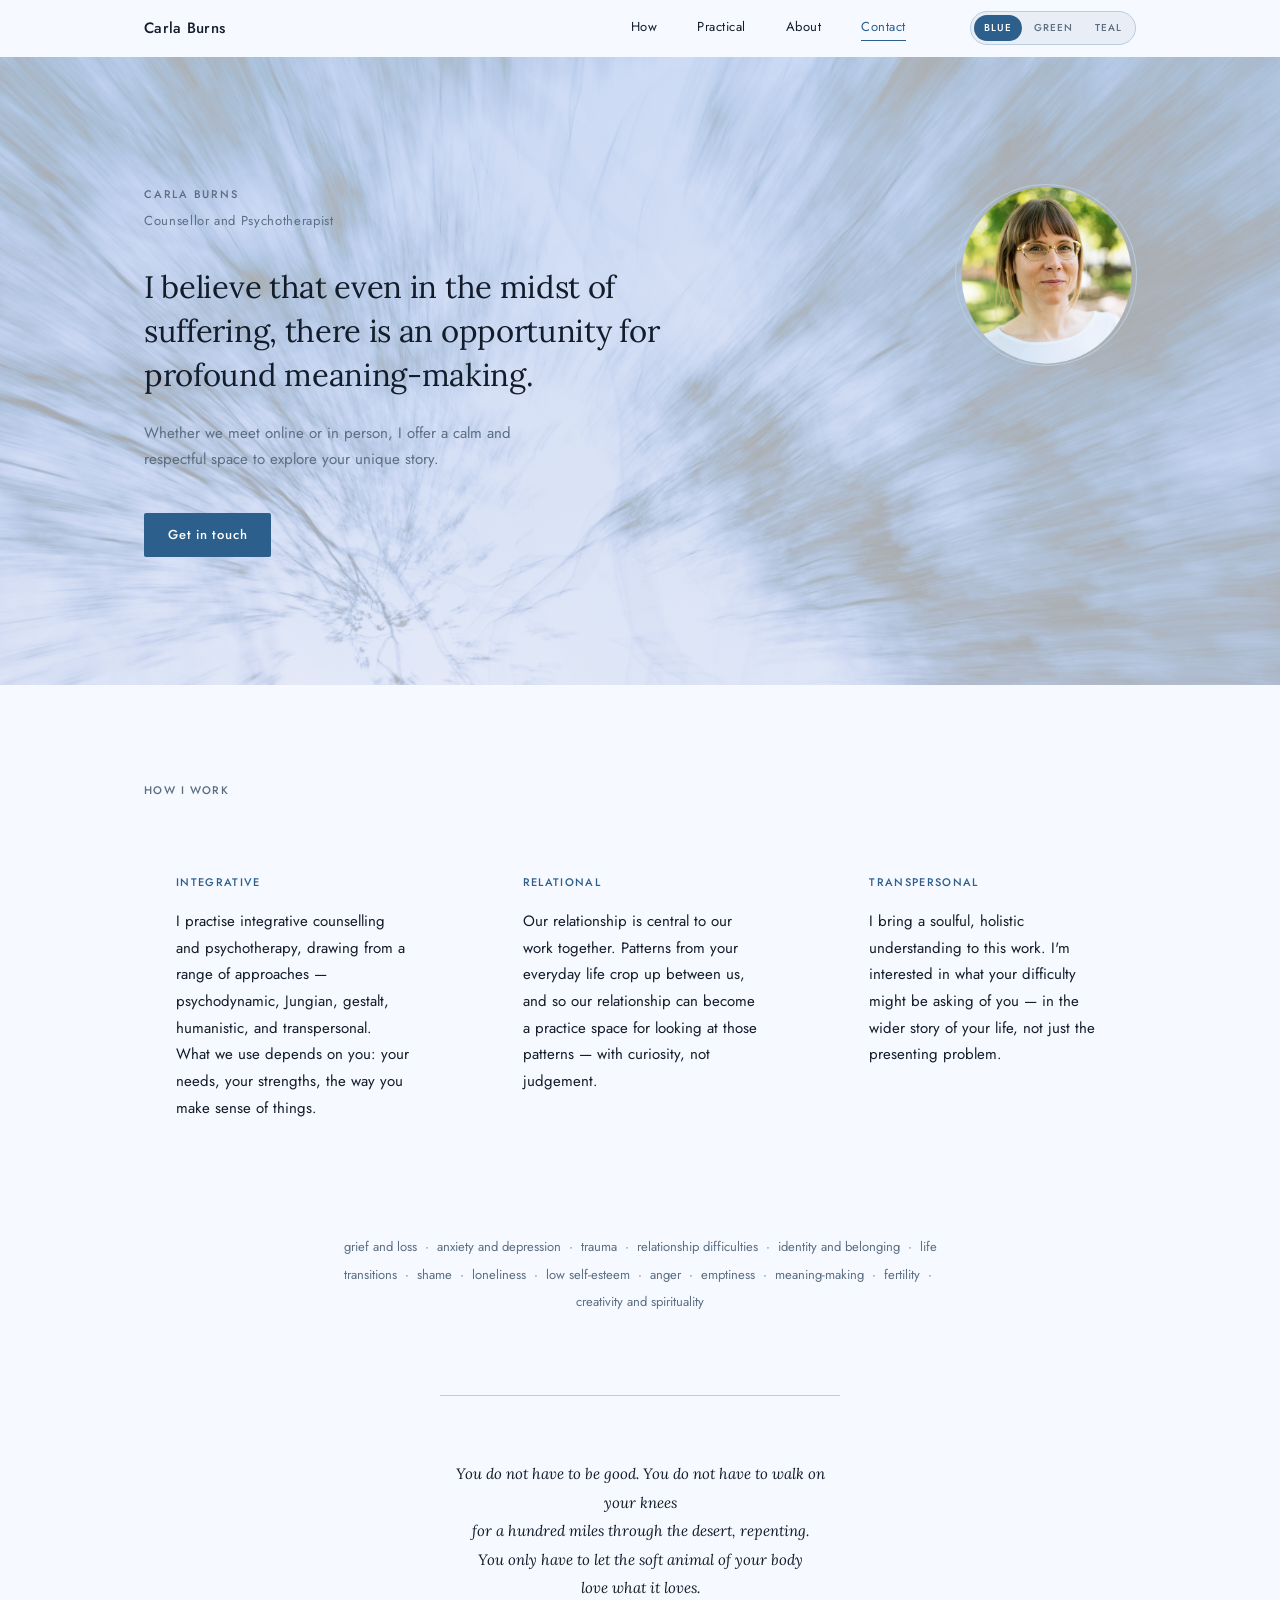
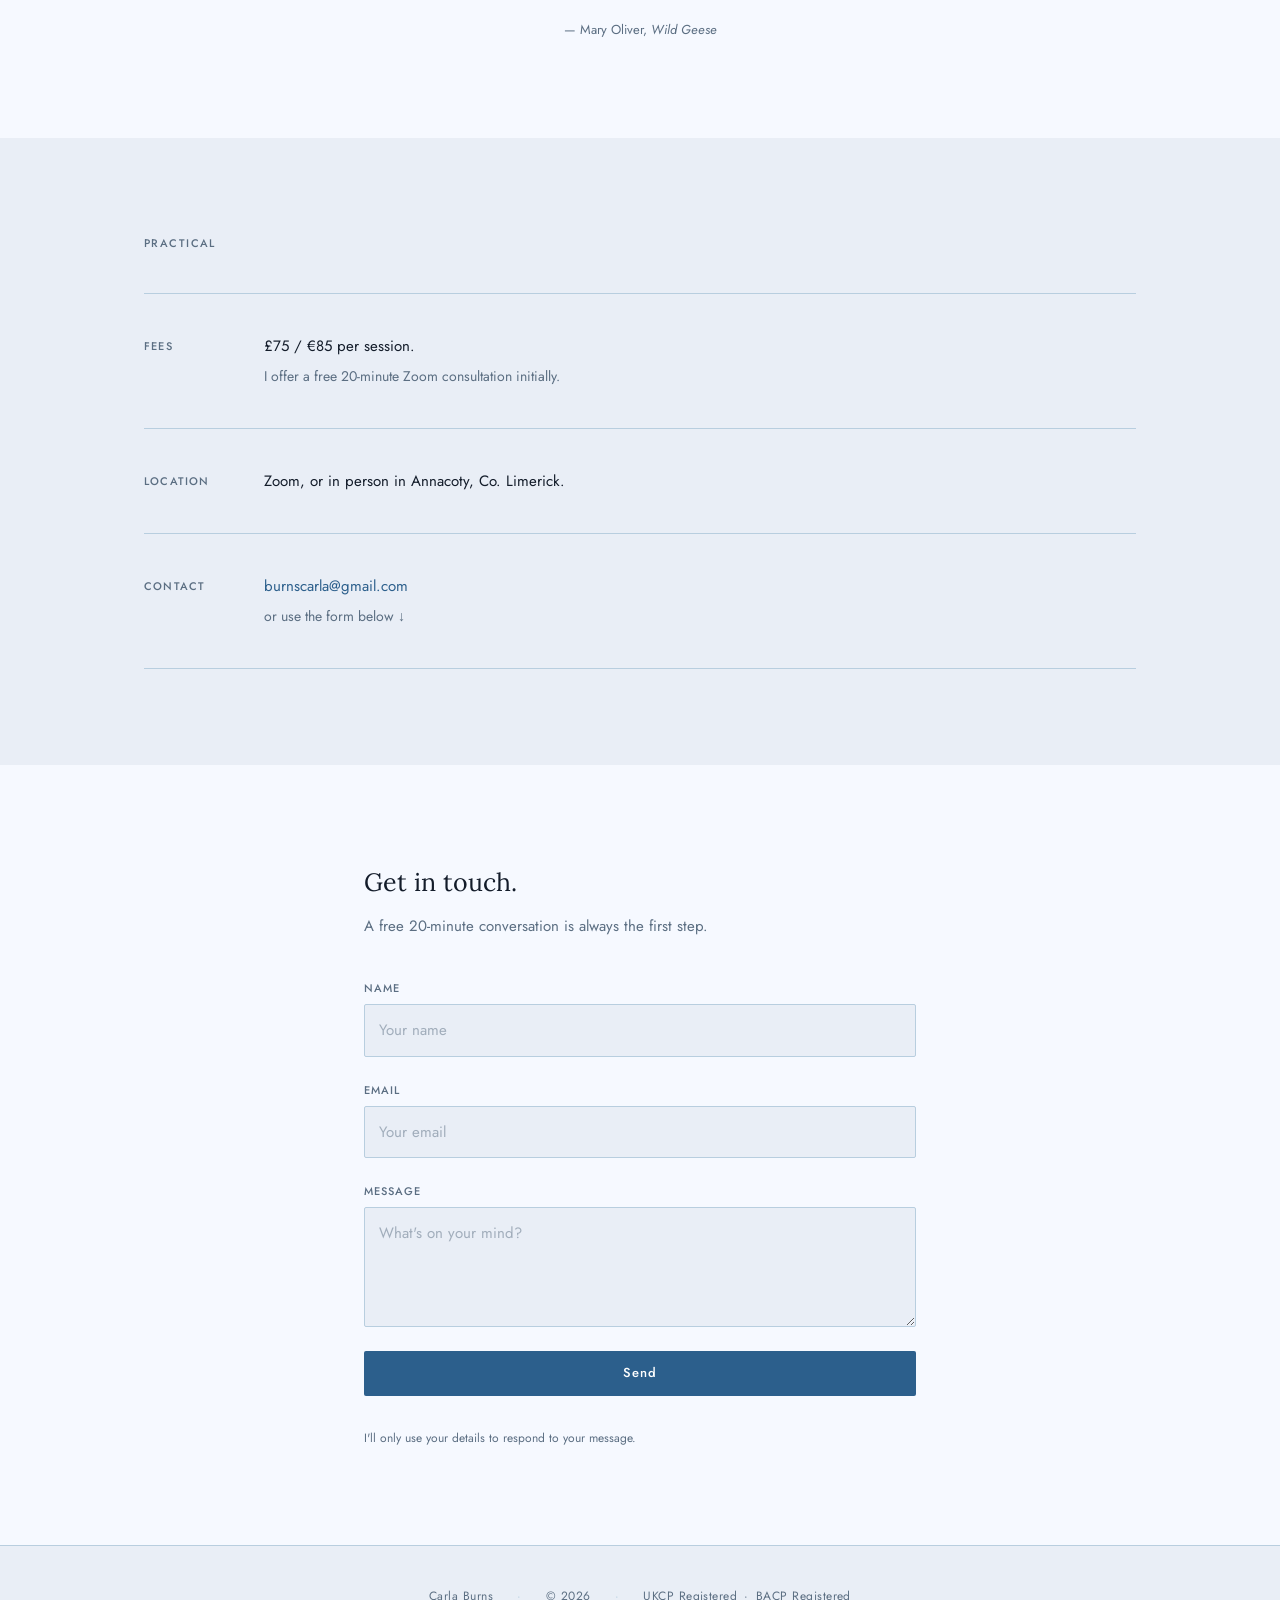
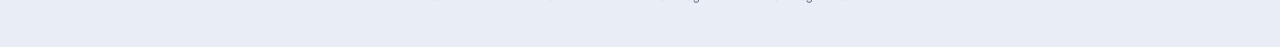
<file: index.html>
<!DOCTYPE html>
<html lang="en" class="theme-blue no-js">
<head>
  <meta charset="UTF-8">
  <meta name="viewport" content="width=device-width, initial-scale=1.0">
  <meta name="description" content="Carla Burns — Counsellor and Psychotherapist. Integrative, relational and transpersonal practice. Sessions via Zoom or in person in Annacoty, Co. Limerick.">

  <title>Carla Burns — Counsellor and Psychotherapist</title>

  <!-- Fonts: all three theme pairs loaded upfront — no FOUT on theme switch
       Blue     = Lora + Jost
       Green    = Cormorant Garamond + Alegreya Sans
       Gradient = Fraunces + Syne -->
  <link rel="preconnect" href="https://fonts.googleapis.com">
  <link rel="preconnect" href="https://fonts.gstatic.com" crossorigin>
  <link href="https://fonts.googleapis.com/css2?family=Alegreya+Sans:ital,wght@0,400;0,500;1,400&family=Cormorant+Garamond:ital,wght@0,400;0,500;1,400&family=Fraunces:ital,opsz,wght@0,9..144,400;1,9..144,400&family=Jost:wght@300;400;500&family=Lora:ital,wght@0,400;0,500;1,400&family=Syne:wght@400;500;600&display=swap" rel="stylesheet">

  <link rel="stylesheet" href="styles.css">
</head>

<body>

  <!-- ═══════════════════════════════════════════════════════
       NAV
  ═══════════════════════════════════════════════════════ -->
  <nav class="nav" id="nav" aria-label="Main navigation">
    <div class="nav__inner">

      <!-- Brand -->
      <a href="index.html" class="nav__brand" aria-label="Carla Burns — home">
        Carla Burns
      </a>

      <!-- Desktop: links + theme toggle -->
      <div class="nav__right">
        <div class="nav__links">
          <a href="#how"       class="nav__link">How</a>
          <a href="#practical" class="nav__link">Practical</a>
          <a href="about.html" class="nav__link">About</a>
          <a href="#contact"   class="nav__link">Contact</a>
        </div>

        <div class="theme-toggle" role="group" aria-label="Choose colour theme">
          <button class="theme-toggle__btn is-active" data-theme="theme-blue"     aria-pressed="true">blue</button>
          <button class="theme-toggle__btn"           data-theme="theme-green"    aria-pressed="false">green</button>
          <button class="theme-toggle__btn"           data-theme="theme-gradient" aria-pressed="false">teal</button>
        </div>
      </div>

      <!-- Mobile: hamburger -->
      <button
        class="nav__toggle"
        id="nav-toggle"
        aria-label="Open navigation"
        aria-expanded="false"
        aria-controls="nav-drawer"
      >
        <span class="nav__bar"></span>
        <span class="nav__bar"></span>
        <span class="nav__bar"></span>
      </button>

    </div>

    <!-- Mobile drawer -->
    <div class="nav__drawer" id="nav-drawer" role="region" aria-label="Mobile navigation">
      <a href="#how"       class="nav__link">How</a>
      <a href="#practical" class="nav__link">Practical</a>
      <a href="about.html" class="nav__link">About</a>
      <a href="#contact"   class="nav__link">Contact</a>

      <div class="theme-toggle" role="group" aria-label="Choose colour theme">
        <button class="theme-toggle__btn is-active" data-theme="theme-blue"     aria-pressed="true">blue</button>
        <button class="theme-toggle__btn"           data-theme="theme-green"    aria-pressed="false">green</button>
        <button class="theme-toggle__btn"           data-theme="theme-gradient" aria-pressed="false">teal</button>
      </div>
    </div>
  </nav>


  <main id="top">

    <!-- ═══════════════════════════════════════════════════════
         HERO
    ═══════════════════════════════════════════════════════ -->
    <section class="hero" aria-labelledby="hero-heading">
      <div class="hero__inner">

        <div class="hero__text">
          <span class="hero__label reveal" data-hero data-delay="0">Carla Burns</span>
          <span class="hero__tagline reveal" data-hero data-delay="100">Counsellor and Psychotherapist</span>

          <p id="hero-heading" class="hero__statement reveal" data-hero data-delay="220">
            I believe that even in the midst of suffering, there is an opportunity for profound meaning-making.
          </p>

          <p class="hero__sub reveal" data-hero data-delay="340">
            Whether we meet online or in person, I offer a calm and respectful space to explore your unique story.
          </p>

          <a href="#contact" class="btn hero__cta reveal" data-hero data-delay="440">
            Get in touch
          </a>
        </div>

        <div class="hero__portrait-wrap reveal" data-hero data-delay="280">
          <img
            src="assets/Carla_small_profile.png"
            alt="Portrait of Carla Burns"
            class="hero__portrait"
            width="180"
            height="180"
            loading="eager"
          >
        </div>

      </div>
    </section>


    <!-- ═══════════════════════════════════════════════════════
         HOW I WORK
    ═══════════════════════════════════════════════════════ -->
    <section class="section section--surface" id="how" aria-labelledby="how-heading">
      <div class="container">

        <span class="label">How I work</span>

        <div class="how__pillars" role="list">

          <article class="pillar reveal" data-stagger="0" role="listitem">
            <span class="pillar__name">Integrative</span>
            <p class="pillar__body">
              I practise integrative counselling and psychotherapy, drawing from a range of approaches —
              psychodynamic, Jungian, gestalt, humanistic, and transpersonal. What we use depends on you:
              your needs, your strengths, the way you make sense of things.
            </p>
          </article>

          <article class="pillar reveal" data-stagger="1" role="listitem">
            <span class="pillar__name">Relational</span>
            <p class="pillar__body">
              Our relationship is central to our work together. Patterns from your everyday life crop up
              between us, and so our relationship can become a practice space for looking at those
              patterns — with curiosity, not judgement.
            </p>
          </article>

          <article class="pillar reveal" data-stagger="2" role="listitem">
            <span class="pillar__name">Transpersonal</span>
            <p class="pillar__body">
              I bring a soulful, holistic understanding to this work. I'm interested in what your
              difficulty might be asking of you — in the wider story of your life, not just the
              presenting problem.
            </p>
          </article>

        </div>

        <p class="how__areas reveal" data-stagger="0">
          grief and loss &nbsp;·&nbsp; anxiety and depression &nbsp;·&nbsp; trauma &nbsp;·&nbsp;
          relationship difficulties &nbsp;·&nbsp; identity and belonging &nbsp;·&nbsp; life
          transitions &nbsp;·&nbsp; shame &nbsp;·&nbsp; loneliness &nbsp;·&nbsp; low
          self-esteem &nbsp;·&nbsp; anger &nbsp;·&nbsp; emptiness &nbsp;·&nbsp;
          meaning-making &nbsp;·&nbsp; fertility &nbsp;·&nbsp; creativity and spirituality
        </p>

        <div class="how__poem reveal" data-stagger="0">
          <p class="poem__lines">
            <em>
              You do not have to be good. You do not have to walk on your knees<br>
              for a hundred miles through the desert, repenting.<br>
              You only have to let the soft animal of your body<br>
              love what it loves.
            </em>
          </p>
          <p class="poem__attr">— Mary Oliver, <em>Wild Geese</em></p>
        </div>

      </div>
    </section>


    <!-- ═══════════════════════════════════════════════════════
         PRACTICAL
    ═══════════════════════════════════════════════════════ -->
    <section class="section" id="practical" aria-labelledby="practical-heading">
      <div class="container">

        <span id="practical-heading" class="label">Practical</span>

        <dl class="practical__list">

          <div class="practical__row reveal" data-stagger="0">
            <dt class="practical__key">Fees</dt>
            <dd class="practical__value">
              <p>£75 / €85 per session.</p>
              <p>I offer a free 20-minute Zoom consultation initially.</p>
            </dd>
          </div>

          <div class="practical__row reveal" data-stagger="1">
            <dt class="practical__key">Location</dt>
            <dd class="practical__value">
              <p>Zoom, or in person in Annacoty, Co. Limerick.</p>
            </dd>
          </div>

          <div class="practical__row reveal" data-stagger="2">
            <dt class="practical__key">Contact</dt>
            <dd class="practical__value">
              <p><a href="mailto:burnscarla@gmail.com" class="link">burnscarla@gmail.com</a></p>
              <p>or use the form below ↓</p>
            </dd>
          </div>

        </dl>

      </div>
    </section>


    <!-- ═══════════════════════════════════════════════════════
         CONTACT
    ═══════════════════════════════════════════════════════ -->
    <section class="section section--surface" id="contact" aria-labelledby="contact-heading">
      <div class="container container--narrow">

        <h2 id="contact-heading" class="contact__heading reveal">Get in touch.</h2>
        <p class="contact__sub reveal" data-stagger="1">A free 20-minute conversation is always the first step.</p>

        <!--
          For production deployment: replace action with your form handler URL.
          e.g. Formspree: action="https://formspree.io/f/YOUR_ID" method="POST"
          e.g. Netlify: add netlify attribute: <form netlify ...>
        -->
        <form
          class="contact__form reveal"
          id="contact-form"
          novalidate
          data-stagger="2"
        >

          <div class="field">
            <label for="name" class="field__label">Name</label>
            <input
              type="text"
              id="name"
              name="name"
              class="field__input"
              placeholder="Your name"
              autocomplete="name"
              required
            >
          </div>

          <div class="field">
            <label for="email" class="field__label">Email</label>
            <input
              type="email"
              id="email"
              name="email"
              class="field__input"
              placeholder="Your email"
              autocomplete="email"
              required
            >
          </div>

          <div class="field">
            <label for="message" class="field__label">Message</label>
            <textarea
              id="message"
              name="message"
              class="field__input field__input--textarea"
              placeholder="What's on your mind?"
              required
            ></textarea>
          </div>

          <button type="submit" class="btn btn--full">Send</button>

          <p class="contact__privacy">
            I'll only use your details to respond to your message.
          </p>

        </form>

      </div>
    </section>

  </main>


  <!-- ═══════════════════════════════════════════════════════
       FOOTER
  ═══════════════════════════════════════════════════════ -->
  <footer class="footer">
    <div class="footer__inner">
      <span>Carla Burns</span>
      <span class="footer__sep" aria-hidden="true">·</span>
      <span>© <span id="footer-year">2025</span></span>
      <span class="footer__sep" aria-hidden="true">·</span>
      <span>UKCP Registered&nbsp;&thinsp;·&thinsp;&nbsp;BACP Registered</span>
    </div>
  </footer>


  <script src="script.js"></script>

</body>
</html>
</file>
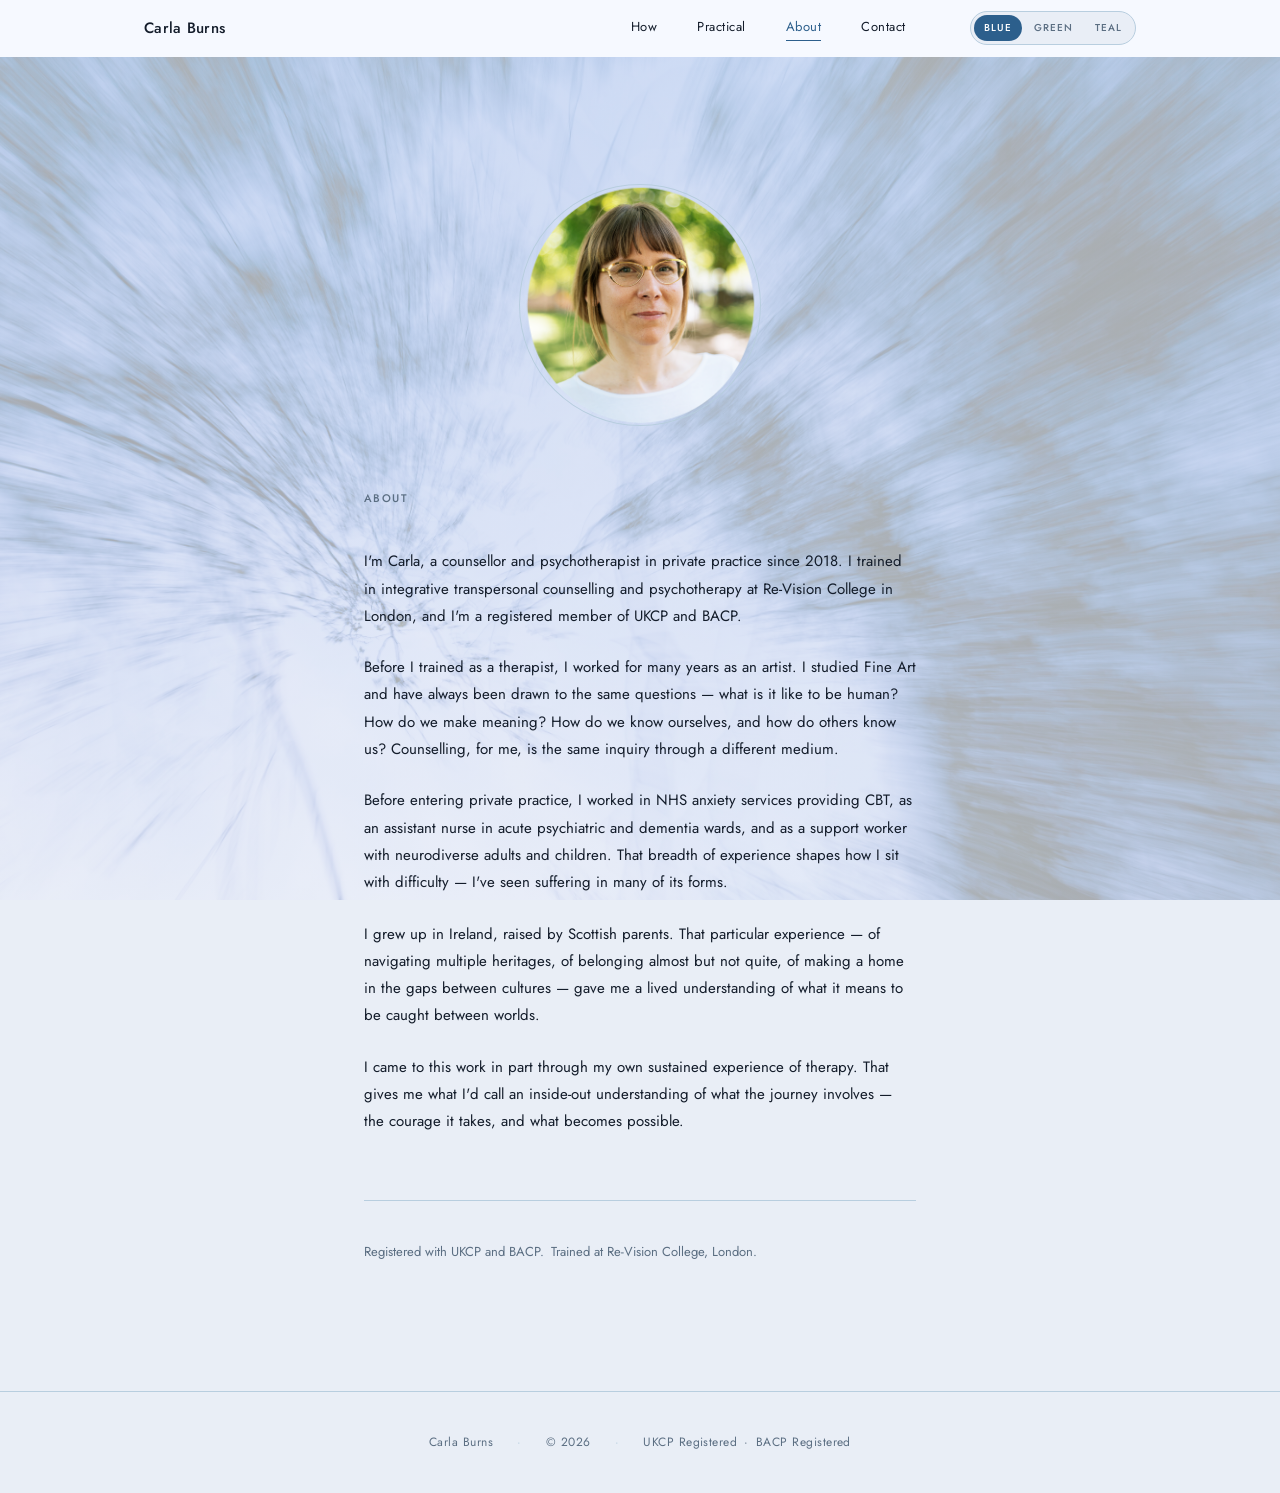
<file: about.html>
<!DOCTYPE html>
<html lang="en" class="theme-blue no-js">
<head>
  <meta charset="UTF-8">
  <meta name="viewport" content="width=device-width, initial-scale=1.0">
  <meta name="description" content="About Carla Burns — counsellor, psychotherapist, and former artist. Background, training, and the path to this work.">

  <title>About — Carla Burns</title>

  <!-- Same three-theme font sets as index.html:
       Blue = Lora + Jost | Green = Cormorant Garamond + Alegreya Sans | Gradient = Fraunces + Syne -->
  <link rel="preconnect" href="https://fonts.googleapis.com">
  <link rel="preconnect" href="https://fonts.gstatic.com" crossorigin>
  <link href="https://fonts.googleapis.com/css2?family=Alegreya+Sans:ital,wght@0,400;0,500;1,400&family=Cormorant+Garamond:ital,wght@0,400;0,500;1,400&family=Fraunces:ital,opsz,wght@0,9..144,400;1,9..144,400&family=Jost:wght@300;400;500&family=Lora:ital,wght@0,400;0,500;1,400&family=Syne:wght@400;500;600&display=swap" rel="stylesheet">

  <link rel="stylesheet" href="styles.css">
</head>

<body data-page="about">

  <!-- ═══════════════════════════════════════════════════════
       NAV  (links route back to index.html for on-page anchors)
  ═══════════════════════════════════════════════════════ -->
  <nav class="nav" id="nav" aria-label="Main navigation">
    <div class="nav__inner">

      <a href="index.html" class="nav__brand" aria-label="Carla Burns — home">
        Carla Burns
      </a>

      <!-- Desktop -->
      <div class="nav__right">
        <div class="nav__links">
          <a href="index.html#how"       class="nav__link">How</a>
          <a href="index.html#practical" class="nav__link">Practical</a>
          <a href="about.html"           class="nav__link is-active" aria-current="page">About</a>
          <a href="index.html#contact"   class="nav__link">Contact</a>
        </div>

        <div class="theme-toggle" role="group" aria-label="Choose colour theme">
          <button class="theme-toggle__btn is-active" data-theme="theme-blue"     aria-pressed="true">blue</button>
          <button class="theme-toggle__btn"           data-theme="theme-green"    aria-pressed="false">green</button>
          <button class="theme-toggle__btn"           data-theme="theme-gradient" aria-pressed="false">teal</button>
        </div>
      </div>

      <!-- Mobile: hamburger -->
      <button
        class="nav__toggle"
        id="nav-toggle"
        aria-label="Open navigation"
        aria-expanded="false"
        aria-controls="nav-drawer"
      >
        <span class="nav__bar"></span>
        <span class="nav__bar"></span>
        <span class="nav__bar"></span>
      </button>

    </div>

    <!-- Mobile drawer -->
    <div class="nav__drawer" id="nav-drawer" role="region" aria-label="Mobile navigation">
      <a href="index.html#how"       class="nav__link">How</a>
      <a href="index.html#practical" class="nav__link">Practical</a>
      <a href="about.html"           class="nav__link is-active" aria-current="page">About</a>
      <a href="index.html#contact"   class="nav__link">Contact</a>

      <div class="theme-toggle" role="group" aria-label="Choose colour theme">
        <button class="theme-toggle__btn is-active" data-theme="theme-blue"     aria-pressed="true">blue</button>
        <button class="theme-toggle__btn"           data-theme="theme-green"    aria-pressed="false">green</button>
        <button class="theme-toggle__btn"           data-theme="theme-gradient" aria-pressed="false">teal</button>
      </div>
    </div>
  </nav>


  <!-- ═══════════════════════════════════════════════════════
       ABOUT
  ═══════════════════════════════════════════════════════ -->
  <main>
    <section class="about-page section">
      <div class="container container--narrow">

        <!-- Portrait -->
        <div class="about-page__portrait-wrap reveal" data-hero data-delay="0">
          <img
            src="assets/Carla_small_profile.png"
            alt="Portrait of Carla Burns"
            class="about-page__portrait"
            width="240"
            height="240"
            loading="eager"
          >
        </div>

        <span class="label reveal" data-hero data-delay="100">About</span>

        <!-- Biography -->
        <div class="about-page__bio">

          <p class="about-page__opener reveal" data-hero data-delay="200">
            I'm Carla, a counsellor and psychotherapist in private practice since 2018.
            I trained in integrative transpersonal counselling and psychotherapy at
            Re-Vision College in London, and I'm a registered member of UKCP and BACP.
          </p>

          <p class="reveal" data-stagger="0">
            Before I trained as a therapist, I worked for many years as an artist. I studied Fine Art
            and have always been drawn to the same questions — what is it like to be human? How do we
            make meaning? How do we know ourselves, and how do others know us? Counselling, for me,
            is the same inquiry through a different medium.
          </p>

          <p class="reveal" data-stagger="1">
            Before entering private practice, I worked in NHS anxiety services providing CBT, as an
            assistant nurse in acute psychiatric and dementia wards, and as a support worker with
            neurodiverse adults and children. That breadth of experience shapes how I sit with
            difficulty — I've seen suffering in many of its forms.
          </p>

          <p class="reveal" data-stagger="2">
            I grew up in Ireland, raised by Scottish parents. That particular experience — of
            navigating multiple heritages, of belonging almost but not quite, of making a home in
            the gaps between cultures — gave me a lived understanding of what it means to be caught
            between worlds.
          </p>

          <p class="reveal" data-stagger="3">
            I came to this work in part through my own sustained experience of therapy. That gives
            me what I'd call an inside-out understanding of what the journey involves — the courage
            it takes, and what becomes possible.
          </p>

        </div>

        <!-- Credentials -->
        <p class="about-page__credentials reveal" data-stagger="4">
          Registered with UKCP and BACP.&ensp;Trained at Re-Vision College, London.
        </p>

      </div>
    </section>
  </main>


  <!-- ═══════════════════════════════════════════════════════
       FOOTER
  ═══════════════════════════════════════════════════════ -->
  <footer class="footer">
    <div class="footer__inner">
      <span>Carla Burns</span>
      <span class="footer__sep" aria-hidden="true">·</span>
      <span>© <span id="footer-year">2025</span></span>
      <span class="footer__sep" aria-hidden="true">·</span>
      <span>UKCP Registered&nbsp;&thinsp;·&thinsp;&nbsp;BACP Registered</span>
    </div>
  </footer>


  <script src="script.js"></script>

</body>
</html>
</file>
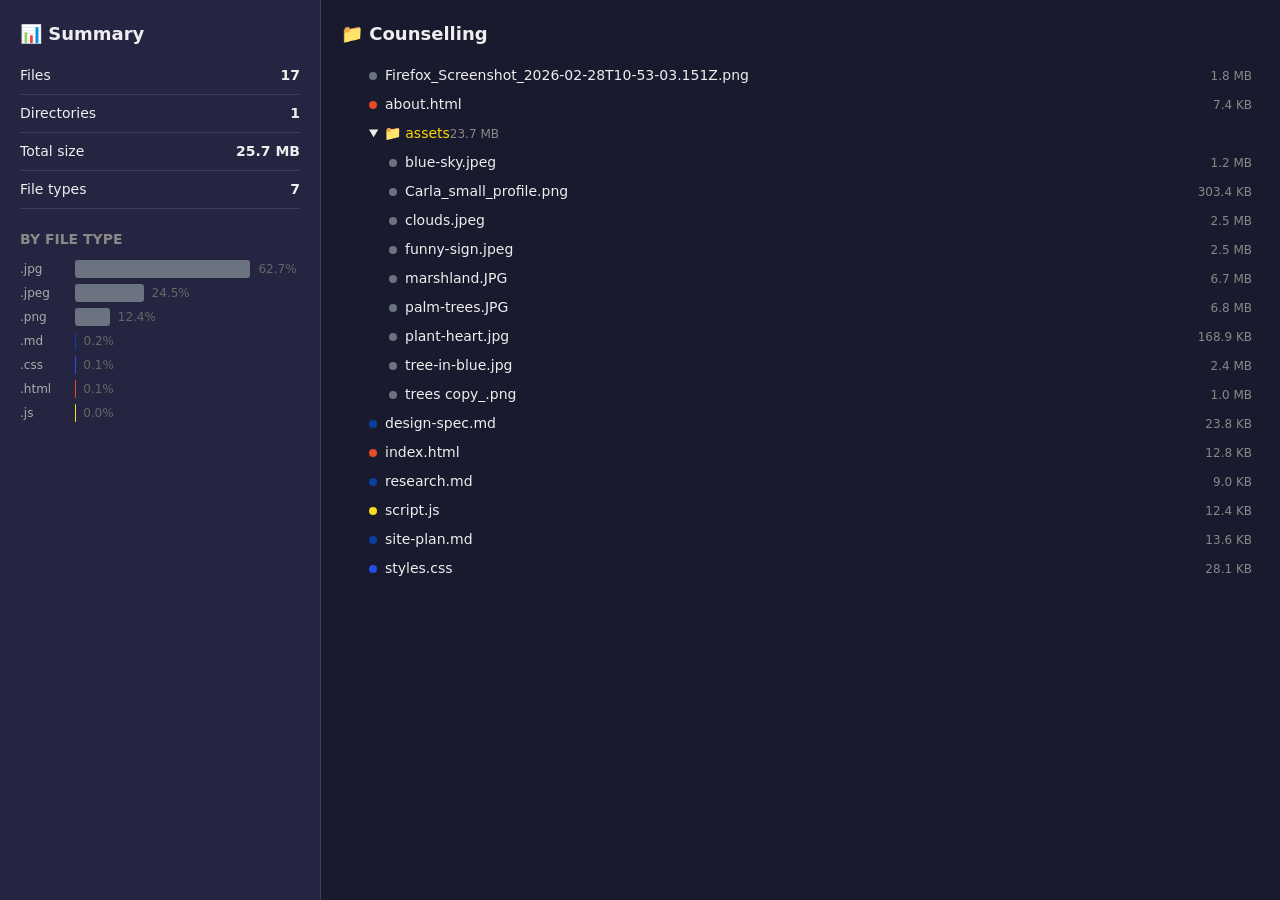
<file: codebase-map.html>
<!DOCTYPE html>
<html><head>
  <meta charset="utf-8"><title>Codebase Explorer</title>
  <style>
    body { font: 14px/1.5 system-ui, sans-serif; margin: 0; background: #1a1a2e; color: #eee; }
    .container { display: flex; height: 100vh; }
    .sidebar { width: 280px; background: #252542; padding: 20px; border-right: 1px solid #3d3d5c; overflow-y: auto; flex-shrink: 0; }
    .main { flex: 1; padding: 20px; overflow-y: auto; }
    h1 { margin: 0 0 10px 0; font-size: 18px; }
    h2 { margin: 20px 0 10px 0; font-size: 14px; color: #888; text-transform: uppercase; }
    .stat { display: flex; justify-content: space-between; padding: 8px 0; border-bottom: 1px solid #3d3d5c; }
    .stat-value { font-weight: bold; }
    .bar-row { display: flex; align-items: center; margin: 6px 0; }
    .bar-label { width: 55px; font-size: 12px; color: #aaa; }
    .bar { height: 18px; border-radius: 3px; }
    .bar-pct { margin-left: 8px; font-size: 12px; color: #666; }
    .tree { list-style: none; padding-left: 20px; }
    details { cursor: pointer; }
    summary { padding: 4px 8px; border-radius: 4px; }
    summary:hover { background: #2d2d44; }
    .folder { color: #ffd700; }
    .file { display: flex; align-items: center; padding: 4px 8px; border-radius: 4px; }
    .file:hover { background: #2d2d44; }
    .size { color: #888; margin-left: auto; font-size: 12px; }
    .dot { width: 8px; height: 8px; border-radius: 50%; margin-right: 8px; }
  </style>
</head><body>
  <div class="container">
    <div class="sidebar">
      <h1>📊 Summary</h1>
      <div class="stat"><span>Files</span><span class="stat-value">17</span></div>
      <div class="stat"><span>Directories</span><span class="stat-value">1</span></div>
      <div class="stat"><span>Total size</span><span class="stat-value">25.7 MB</span></div>
      <div class="stat"><span>File types</span><span class="stat-value">7</span></div>
      <h2>By file type</h2>
      <div class="bar-row"><span class="bar-label">.jpg</span><div class="bar" style="width:62.667052344221595%;background:#6b7280"></div><span class="bar-pct">62.7%</span></div><div class="bar-row"><span class="bar-label">.jpeg</span><div class="bar" style="width:24.50491402967433%;background:#6b7280"></div><span class="bar-pct">24.5%</span></div><div class="bar-row"><span class="bar-label">.png</span><div class="bar" style="width:12.421012161574348%;background:#6b7280"></div><span class="bar-pct">12.4%</span></div><div class="bar-row"><span class="bar-label">.md</span><div class="bar" style="width:0.1764983326176424%;background:#083fa1"></div><span class="bar-pct">0.2%</span></div><div class="bar-row"><span class="bar-label">.css</span><div class="bar" style="width:0.10663912632972736%;background:#264de4"></div><span class="bar-pct">0.1%</span></div><div class="bar-row"><span class="bar-label">.html</span><div class="bar" style="width:0.07688187343082642%;background:#e34c26"></div><span class="bar-pct">0.1%</span></div><div class="bar-row"><span class="bar-label">.js</span><div class="bar" style="width:0.04700213215152585%;background:#f7df1e"></div><span class="bar-pct">0.0%</span></div>
    </div>
    <div class="main">
      <h1>📁 Counselling</h1>
      <ul class="tree" id="root"></ul>
    </div>
  </div>
  <script>
    const data = {"name": "Counselling", "children": [{"name": "Firefox_Screenshot_2026-02-28T10-53-03.151Z.png", "size": 1934872, "ext": ".png"}, {"name": "about.html", "size": 7582, "ext": ".html"}, {"name": "assets", "children": [{"name": "Carla_small_profile.png", "size": 310720, "ext": ".png"}, {"name": "blue-sky.jpeg", "size": 1291423, "ext": ".jpeg"}, {"name": "clouds.jpeg", "size": 2638391, "ext": ".jpeg"}, {"name": "funny-sign.jpeg", "size": 2672136, "ext": ".jpeg"}, {"name": "marshland.JPG", "size": 7030959, "ext": ".jpg"}, {"name": "palm-trees.JPG", "size": 7170000, "ext": ".jpg"}, {"name": "plant-heart.jpg", "size": 172954, "ext": ".jpg"}, {"name": "tree-in-blue.jpg", "size": 2509425, "ext": ".jpg"}, {"name": "trees copy_.png", "size": 1100794, "ext": ".png"}], "size": 24896802}, {"name": "design-spec.md", "size": 24408, "ext": ".md"}, {"name": "index.html", "size": 13131, "ext": ".html"}, {"name": "research.md", "size": 9168, "ext": ".md"}, {"name": "script.js", "size": 12663, "ext": ".js"}, {"name": "site-plan.md", "size": 13975, "ext": ".md"}, {"name": "styles.css", "size": 28730, "ext": ".css"}], "size": 26941331};
    const colors = {".js": "#f7df1e", ".ts": "#3178c6", ".py": "#3776ab", ".go": "#00add8", ".rs": "#dea584", ".rb": "#cc342d", ".css": "#264de4", ".html": "#e34c26", ".json": "#6b7280", ".md": "#083fa1", ".yaml": "#cb171e", ".yml": "#cb171e", ".mdx": "#083fa1", ".tsx": "#3178c6", ".jsx": "#61dafb", ".sh": "#4eaa25"};
    function fmt(b) { if (b < 1024) return b + ' B'; if (b < 1048576) return (b/1024).toFixed(1) + ' KB'; return (b/1048576).toFixed(1) + ' MB'; }
    function render(node, parent) {
      if (node.children) {
        const det = document.createElement('details');
        det.open = parent === document.getElementById('root');
        det.innerHTML = `<summary><span class="folder">📁 ${node.name}</span><span class="size">${fmt(node.size)}</span></summary>`;
        const ul = document.createElement('ul'); ul.className = 'tree';
        node.children.sort((a,b) => (b.children?1:0)-(a.children?1:0) || a.name.localeCompare(b.name));
        node.children.forEach(c => render(c, ul));
        det.appendChild(ul);
        const li = document.createElement('li'); li.appendChild(det); parent.appendChild(li);
      } else {
        const li = document.createElement('li'); li.className = 'file';
        li.innerHTML = `<span class="dot" style="background:${colors[node.ext]||'#6b7280'}"></span>${node.name}<span class="size">${fmt(node.size)}</span>`;
        parent.appendChild(li);
      }
    }
    data.children.forEach(c => render(c, document.getElementById('root')));
  </script>
</body></html>
</file>
<file: styles.css>
/* ============================================================
   CARLA BURNS — COUNSELLING
   styles.css
   ============================================================ */

/* ============================================================
   1. DESIGN TOKENS / CSS CUSTOM PROPERTIES
   ============================================================ */

:root {
  /* ── Fonts: Blue theme ─────────────────────────────────── */
  --font-serif: 'Lora', Georgia, 'Times New Roman', serif;
  --font-sans:  'Jost', 'Gill Sans', Optima, sans-serif;

  /* ── Colours: Blue theme (default) ────────────────────── */
  --color-bg:           #E9EEF6;
  --color-surface:      #F6F9FF;
  --color-accent:       #2C5F8C;
  --color-accent-muted: #C5D9EE;
  --color-accent-hover: #1E4A70;
  --color-text:         #131C2A;
  --color-text-muted:   #5B6E82;
  --color-border:       #B8CEDF;

  /* ── Spacing (8px grid) ────────────────────────────────── */
  --space-1:   8px;
  --space-2:  16px;
  --space-3:  24px;
  --space-4:  32px;
  --space-5:  40px;
  --space-6:  48px;
  --space-7:  64px;
  --space-8:  80px;
  --space-9:  96px;
  --space-10: 128px;

  /* ── Layout ────────────────────────────────────────────── */
  --max-width:     1120px;
  --content-width:  680px;
  --gutter:        clamp(24px, 5vw, 72px);
  --nav-height:     56px;

  /* ── Border radius ─────────────────────────────────────── */
  --radius-xs:   2px;
  --radius-sm:   4px;
  --radius-pill: 9999px;

  /* ── Animation ─────────────────────────────────────────── */
  --ease-out:       cubic-bezier(0.22, 1, 0.36, 1);
  --ease-in-out:    cubic-bezier(0.45, 0, 0.55, 1);
  --dur-fast:       180ms;
  --dur-base:       250ms;
  --dur-slow:       600ms;
  --dur-theme:      320ms;
}

/* ── Blue theme: tree-in-blue.jpg as a full-page atmospheric texture ──
   Overlay at 72% lets the image read — mood, not wallpaper.
   Fixed attachment creates a subtle parallax as the user scrolls.       */

html.theme-blue body {
  background-image:
    linear-gradient(rgba(233, 238, 246, 0.72), rgba(233, 238, 246, 0.72)),
    url('assets/tree-in-blue.jpg');
  background-size: cover;
  background-position: center;
  background-attachment: fixed;
  background-repeat: no-repeat;
}

/* ============================================================
   2. THEME: GREEN
   ============================================================ */

html.theme-green {
  /* Fonts: literary display serif + humanist companion with ink-trap warmth */
  --font-serif: 'Cormorant Garamond', Georgia, 'Times New Roman', serif;
  --font-sans:  'Alegreya Sans', Palatino, 'Book Antiqua', sans-serif;

  /* Colours — Irish bogland: moss, loam, lichen */
  --color-bg:           #EBF0E2;
  --color-surface:      #FAFDF4;
  --color-accent:       #3A5224;
  --color-accent-muted: #CDD9B8;
  --color-accent-hover: #2B3D1C;
  --color-text:         #1A1E17;
  --color-text-muted:   #5C6350;
  --color-border:       #B9C5A8;
}

/* ── Green theme: misty trees on the HOW section ────────────
   The PNG is already extremely soft (pale sage-grey, near-transparent
   trunks) so it needs minimal treatment. A hair of surface-colour
   overlay keeps white text containers readable above it.
   bottom-center anchors the trunks at the base of the section.         */

html.theme-green #how {
  background-image:
    linear-gradient(rgba(250, 253, 244, 0.18), rgba(250, 253, 244, 0.18)),
    url('assets/trees%20copy_.png');
  background-size: cover;
  background-position: bottom center;
  background-repeat: no-repeat;
}

/* Practical section: same trees, smaller, pinned bottom-right —
   gives continuity without overwhelming the list content.              */
html.theme-green #practical {
  background-image: url('assets/trees%20copy_.png');
  background-size: 48%;
  background-position: bottom right;
  background-repeat: no-repeat;
}

/* ============================================================
   3. THEME: GRADIENT (rose-green)
   Palette: dark-spring-green #337357 · asparagus #6D9F71
            mimi-pink #FFDBE5 · amaranth-pink #EA9AB2 · rose-pompadour #E27396
   ============================================================ */

html.theme-gradient {
  /* Fonts: optical variable display serif + editorial geometric */
  --font-serif: 'Fraunces', Georgia, 'Times New Roman', serif;
  --font-sans:  'Syne', Futura, 'Century Gothic', sans-serif;

  /* Colours
     --color-bg is used as a flat tint on elements (inputs, pillar hover).
     The actual page background is the gradient, set on body below. */
  --color-bg:           rgba(255, 219, 229, 0.32);
  --color-surface:      rgba(255, 255, 255, 0.78);
  --color-accent:       #E27396;
  --color-accent-muted: rgba(234, 154, 178, 0.22);
  --color-accent-hover: #C75A7E;
  --color-text:         #1C2A1E;
  --color-text-muted:   #4E6952;
  --color-border:       rgba(109, 159, 113, 0.42);
}

/* ── Full-page gradient (replaces flat background-color) ── */
html.theme-gradient body {
  background: linear-gradient(140deg, #B5D8B8 0%, #FFDBE5 100%);
  background-attachment: fixed;
  min-height: 100vh;
}

/* ── Nav: frosted glass ──────────────────────────────────── */
html.theme-gradient .nav {
  background: rgba(255, 255, 255, 0.80);
  backdrop-filter: blur(14px);
  -webkit-backdrop-filter: blur(14px);
}

html.theme-gradient .nav.is-scrolled {
  background: rgba(255, 255, 255, 0.90);
  border-bottom-color: rgba(109, 159, 113, 0.45);
}

/* ── Mobile drawer: frosted ─────────────────────────────── */
html.theme-gradient .nav__drawer {
  background: rgba(255, 255, 255, 0.90);
  backdrop-filter: blur(14px);
  -webkit-backdrop-filter: blur(14px);
}

/* ── Surface sections: frosted glass ────────────────────── */
html.theme-gradient .section--surface {
  background: rgba(255, 255, 255, 0.52);
  backdrop-filter: blur(10px);
  -webkit-backdrop-filter: blur(10px);
}

/* ── Pill buttons ───────────────────────────────────────── */
html.theme-gradient .btn {
  border-radius: var(--radius-pill);
  padding: 11px 28px;
}

/* ── Theme toggle: sits on gradient, needs more contrast ── */
html.theme-gradient .theme-toggle {
  background: rgba(255, 255, 255, 0.65);
  border-color: rgba(109, 159, 113, 0.45);
}

/* ── Pillar cards: frosted glass base + brighter on hover ── */
html.theme-gradient .pillar {
  background: rgba(255, 255, 255, 0.48);
  backdrop-filter: blur(6px);
  -webkit-backdrop-filter: blur(6px);
  border: 1px solid rgba(109, 159, 113, 0.25);
  box-shadow: 0 2px 16px rgba(40, 60, 80, 0.05);
}

html.theme-gradient .pillar:hover {
  background: rgba(255, 255, 255, 0.78);
  box-shadow: 0 12px 40px rgba(40, 60, 80, 0.08);
}

/* ── Form inputs: rounded + frosted ────────────────────── */
html.theme-gradient .field__input {
  background: rgba(255, 255, 255, 0.68);
  border-radius: 10px;
  border-color: rgba(109, 159, 113, 0.55);
}

html.theme-gradient .field__input:focus {
  background: rgba(255, 255, 255, 0.88);
  border-color: var(--color-accent);
  box-shadow: 0 0 0 3px rgba(226, 115, 150, 0.22);
}

/* ── Contact thanks message ─────────────────────────────── */
html.theme-gradient .contact__thanks {
  background: rgba(255, 255, 255, 0.65);
  border-color: rgba(109, 159, 113, 0.50);
}

/* ── Footer: frosted strip + trees peeking bottom-right ─── */
html.theme-gradient .footer {
  background-image:
    linear-gradient(rgba(255, 255, 255, 0.45), rgba(255, 255, 255, 0.45)),
    url('assets/trees%20copy_.png');
  background-size: auto, 28%;
  background-position: center, bottom right;
  background-repeat: no-repeat, no-repeat;
  backdrop-filter: blur(8px);
  -webkit-backdrop-filter: blur(8px);
  border-top-color: rgba(109, 159, 113, 0.42);
}

/* ── Portrait: soft shadow on gradient bg ───────────────── */
html.theme-gradient .hero__portrait,
html.theme-gradient .about-page__portrait {
  box-shadow: 0 4px 24px rgba(40, 60, 80, 0.12);
}

/* ============================================================
   4. THEME TRANSITION
   Apply smooth colour transitions when toggling themes.
   Do NOT include transform or opacity — those are animation.
   ============================================================ */

*,
*::before,
*::after {
  transition:
    background-color var(--dur-theme) ease,
    border-color     var(--dur-theme) ease,
    color            var(--dur-theme) ease,
    box-shadow       var(--dur-theme) ease;
}

/* ============================================================
   5. RESET
   ============================================================ */

*,
*::before,
*::after {
  box-sizing: border-box;
  margin: 0;
  padding: 0;
}

img,
picture,
video,
canvas,
svg {
  display: block;
  max-width: 100%;
}

input,
button,
textarea,
select {
  font: inherit;
}

p,
h1, h2, h3, h4, h5, h6 {
  overflow-wrap: break-word;
}

/* ============================================================
   5. BASE
   ============================================================ */

html {
  scroll-behavior: smooth;
  scroll-padding-top: var(--nav-height);
  font-size: 16px;
}

body {
  font-family: var(--font-sans);
  font-size: 0.9375rem;   /* 15px */
  line-height: 1.75;
  color: var(--color-text);
  background-color: var(--color-bg);
  -webkit-font-smoothing: antialiased;
  -moz-osx-font-smoothing: grayscale;
}

a {
  color: inherit;
  text-decoration: none;
}

button {
  cursor: pointer;
  border: none;
  background: none;
}

/* ============================================================
   6. LAYOUT UTILITIES
   ============================================================ */

.container {
  width: 100%;
  max-width: var(--max-width);
  margin-inline: auto;
  padding-inline: var(--gutter);
}

.container--narrow {
  max-width: var(--content-width);
}

.section {
  padding-block: var(--space-9);
}

.section--surface {
  background-color: var(--color-surface);
}

/* ============================================================
   7. TYPOGRAPHY UTILITIES
   ============================================================ */

/* Section / field label: UPPERCASE SMALL CAPS */
.label {
  display: block;
  font-family: var(--font-sans);
  font-size: 0.6875rem;   /* 11px */
  font-weight: 500;
  letter-spacing: 0.13em;
  text-transform: uppercase;
  color: var(--color-text-muted);
  margin-bottom: var(--space-5);
}

/* Inline accent link */
.link {
  color: var(--color-accent);
  text-underline-offset: 3px;
  transition: opacity var(--dur-fast) ease;
}

.link:hover {
  opacity: 0.75;
  text-decoration: underline;
}

/* ============================================================
   8. ANIMATION SYSTEM
   ============================================================ */

/* Elements with .reveal start invisible and slide in */
.reveal {
  opacity: 0;
  transform: translateY(16px);
  transition:
    opacity   var(--dur-slow) var(--ease-out),
    transform var(--dur-slow) var(--ease-out);
  /* --stagger: set via data-stagger="N" + CSS variable in markup */
  transition-delay: calc(var(--stagger, 0) * 80ms);
}

.reveal.is-visible {
  opacity: 1;
  transform: none;
}

/* No-JS: make everything visible */
html.no-js .reveal {
  opacity: 1;
  transform: none;
}

/* ============================================================
   9. NAVIGATION
   ============================================================ */

.nav {
  position: sticky;
  top: 0;
  z-index: 100;
  background-color: var(--color-surface);
  border-bottom: 1px solid transparent;
}

.nav.is-scrolled {
  border-bottom-color: var(--color-border);
}

.nav__inner {
  display: flex;
  align-items: center;
  justify-content: space-between;
  height: var(--nav-height);
  max-width: var(--max-width);
  margin-inline: auto;
  padding-inline: var(--gutter);
}

/* Brand (name, left) */
.nav__brand {
  font-family: var(--font-sans);
  font-size: 0.9375rem;
  font-weight: 500;
  letter-spacing: 0.02em;
  color: var(--color-text);
  text-decoration: none;
  flex-shrink: 0;
}

.nav__brand:hover {
  color: var(--color-accent);
}

/* Right side: links + toggle container */
.nav__right {
  display: flex;
  align-items: center;
  gap: var(--space-7);
}

/* Desktop nav links */
.nav__links {
  display: flex;
  align-items: center;
  gap: var(--space-5);
}

.nav__link {
  position: relative;
  font-family: var(--font-sans);
  font-size: 0.8125rem;   /* 13px */
  font-weight: 400;
  letter-spacing: 0.04em;
  color: var(--color-text);
  text-decoration: none;
  padding-bottom: 2px;
}

/* Underline from left on hover */
.nav__link::after {
  content: '';
  position: absolute;
  bottom: -1px;
  left: 0;
  width: 0;
  height: 1px;
  background-color: var(--color-accent);
  transition: width var(--dur-base) var(--ease-out);
}

.nav__link:hover {
  color: var(--color-accent);
}

.nav__link:hover::after,
.nav__link.is-active::after {
  width: 100%;
}

.nav__link.is-active {
  color: var(--color-accent);
}

/* Hamburger — only visible on mobile */
.nav__toggle {
  display: none;
  flex-direction: column;
  justify-content: center;
  align-items: center;
  gap: 5px;
  width: 32px;
  height: 32px;
  padding: 4px;
  color: var(--color-text);
  flex-shrink: 0;
}

.nav__bar {
  display: block;
  width: 18px;
  height: 1.5px;
  background-color: currentColor;
  border-radius: 1px;
  transform-origin: center;
  transition:
    transform var(--dur-base) var(--ease-out),
    opacity   var(--dur-base) ease;
}

/* Hamburger → X animation */
.nav__toggle[aria-expanded="true"] .nav__bar:nth-child(1) {
  transform: translateY(6.5px) rotate(45deg);
}
.nav__toggle[aria-expanded="true"] .nav__bar:nth-child(2) {
  opacity: 0;
  transform: scaleX(0);
}
.nav__toggle[aria-expanded="true"] .nav__bar:nth-child(3) {
  transform: translateY(-6.5px) rotate(-45deg);
}

/* Mobile drawer */
.nav__drawer {
  display: none;
  flex-direction: column;
  gap: var(--space-3);
  padding: var(--space-3) var(--gutter) var(--space-4);
  background-color: var(--color-surface);
  border-bottom: 1px solid var(--color-border);
}

.nav__drawer.is-open {
  display: flex;
}

.nav__drawer .nav__link {
  font-size: 0.9375rem;
  padding-block: 2px;
}

.nav__drawer .theme-toggle {
  margin-top: var(--space-1);
  align-self: flex-start;
}

/* ============================================================
   10. THEME TOGGLE
   ============================================================ */

.theme-toggle {
  display: flex;
  gap: 2px;
  padding: 3px;
  border: 1px solid var(--color-border);
  border-radius: var(--radius-pill);
  background-color: var(--color-bg);
}

.theme-toggle__btn {
  font-family: var(--font-sans);
  font-size: 0.625rem;   /* 10px */
  font-weight: 500;
  letter-spacing: 0.1em;
  text-transform: uppercase;
  color: var(--color-text-muted);
  background: transparent;
  border: none;
  border-radius: var(--radius-pill);
  padding: 4px 10px;
  cursor: pointer;
  /* Override global transition for toggle-specific behaviour */
  transition:
    background-color var(--dur-base) ease,
    color            var(--dur-base) ease;
}

.theme-toggle__btn.is-active {
  background-color: var(--color-accent);
  color: #fff;
}

.theme-toggle__btn:not(.is-active):hover {
  background-color: var(--color-accent-muted);
  color: var(--color-text);
}

/* ============================================================
   11. BUTTON
   ============================================================ */

.btn {
  display: inline-flex;
  align-items: center;
  justify-content: center;
  gap: 6px;
  padding: 11px 24px;
  background-color: var(--color-accent);
  color: #fff;
  font-family: var(--font-sans);
  font-size: 0.8125rem;
  font-weight: 500;
  letter-spacing: 0.06em;
  border: none;
  border-radius: var(--radius-xs);
  cursor: pointer;
  text-decoration: none;
  /* Override global transition */
  transition:
    background-color var(--dur-base) ease,
    transform        var(--dur-base) ease,
    box-shadow       var(--dur-base) ease;
}

.btn:hover {
  background-color: var(--color-accent-hover);
  transform: translateY(-1px);
  box-shadow: 0 4px 12px rgba(0, 0, 0, 0.12);
}

.btn:active {
  transform: translateY(0);
  box-shadow: none;
  transition-duration: 80ms;
}

.btn--full {
  width: 100%;
}

/* ============================================================
   12. HERO
   ============================================================ */

.hero {
  padding-block: var(--space-10);
}

.hero__inner {
  display: flex;
  align-items: flex-start;
  justify-content: space-between;
  gap: var(--space-8);
  max-width: var(--max-width);
  margin-inline: auto;
  padding-inline: var(--gutter);
}

.hero__text {
  flex: 1;
  min-width: 0;
  max-width: 580px;
}

/*
  Hero elements are staggered by the JS data-delay setTimeout,
  not by CSS transition-delay (which would double the wait time).
  The .reveal transition fires immediately once .is-visible is added.
*/

.hero__label {
  display: block;
  font-family: var(--font-sans);
  font-size: 0.6875rem;
  font-weight: 500;
  letter-spacing: 0.16em;
  text-transform: uppercase;
  color: var(--color-text-muted);
  margin-bottom: 6px;
}

.hero__tagline {
  display: block;
  font-family: var(--font-sans);
  font-size: 0.8125rem;
  font-weight: 400;
  letter-spacing: 0.05em;
  color: var(--color-text-muted);
  margin-bottom: var(--space-4);
}

.hero__statement {
  font-family: var(--font-serif);
  font-size: clamp(1.5rem, 2.8vw, 1.9375rem);
  font-weight: 400;
  line-height: 1.42;
  letter-spacing: -0.01em;
  color: var(--color-text);
  margin-bottom: var(--space-3);
  max-width: 52ch;
}

.hero__sub {
  font-family: var(--font-sans);
  font-size: 0.9375rem;
  line-height: 1.72;
  color: var(--color-text-muted);
  margin-bottom: var(--space-5);
  max-width: 46ch;
}

/* Portrait container */
.hero__portrait-wrap {
  flex-shrink: 0;
  width: 180px;
}

.hero__portrait {
  width: 180px;
  height: 180px;
  border-radius: 50%;
  object-fit: cover;
  display: block;
  box-shadow: 0 0 0 1px var(--color-border);
  /* portrait fades in, no Y shift */
  transition:
    opacity   var(--dur-slow) var(--ease-out),
    filter    var(--dur-slow) ease;
  /* delay override — already on .hero__portrait-wrap */
}

.hero__portrait:hover {
  filter: brightness(1.03);
}

/* ============================================================
   13. HOW SECTION
   ============================================================ */

.how__pillars {
  display: grid;
  grid-template-columns: repeat(3, 1fr);
  gap: var(--space-6);
  margin-bottom: var(--space-8);
}

/* Pillar card */
.pillar {
  padding: var(--space-4);
  border-radius: var(--radius-sm);
  /* Override global transition for pillar-specific hover */
  transition:
    transform        var(--dur-base) var(--ease-out),
    box-shadow       var(--dur-base) var(--ease-out),
    background-color var(--dur-base) ease;
}

.pillar:hover {
  background-color: var(--color-bg);
  transform: translateY(-5px);
  box-shadow: 0 12px 32px rgba(0, 0, 0, 0.06);
}

html.theme-green .pillar:hover {
  box-shadow: 0 12px 32px rgba(0, 0, 0, 0.05);
}

.pillar__name {
  display: block;
  font-family: var(--font-sans);
  font-size: 0.6875rem;
  font-weight: 500;
  letter-spacing: 0.12em;
  text-transform: uppercase;
  color: var(--color-accent);
  margin-bottom: var(--space-2);
}

.pillar__body {
  font-family: var(--font-sans);
  font-size: 0.9375rem;
  line-height: 1.78;
  color: var(--color-text);
}

/* Areas of work — dot-separated flowing list */
.how__areas {
  font-family: var(--font-sans);
  font-size: 0.8125rem;
  line-height: 2.1;
  color: var(--color-text-muted);
  text-align: center;
  max-width: 640px;
  margin-inline: auto;
  margin-bottom: var(--space-8);
}

/* Poem */
.how__poem {
  max-width: 400px;
  margin-inline: auto;
  padding-top: var(--space-7);
  border-top: 1px solid var(--color-border);
  text-align: center;
}

.poem__lines {
  font-family: var(--font-serif);
  font-size: 0.9375rem;
  font-style: italic;
  line-height: 1.9;
  color: var(--color-text);
  margin-bottom: var(--space-2);
}

.poem__attr {
  font-family: var(--font-sans);
  font-size: 0.8125rem;
  color: var(--color-text-muted);
}

/* ============================================================
   14. PRACTICAL SECTION
   ============================================================ */

.practical__list {
  list-style: none;
  display: flex;
  flex-direction: column;
}

.practical__row {
  display: grid;
  grid-template-columns: 96px 1fr;
  gap: var(--space-3);
  align-items: start;
  padding-block: var(--space-5);
  border-bottom: 1px solid var(--color-border);
}

.practical__row:first-child {
  border-top: 1px solid var(--color-border);
}

.practical__key {
  font-family: var(--font-sans);
  font-size: 0.6875rem;
  font-weight: 500;
  letter-spacing: 0.11em;
  text-transform: uppercase;
  color: var(--color-text-muted);
  padding-top: 3px;   /* optical alignment */
}

.practical__value {
  font-family: var(--font-sans);
  font-size: 0.9375rem;
  line-height: 1.65;
  color: var(--color-text);
}

.practical__value p + p {
  margin-top: 6px;
  color: var(--color-text-muted);
  font-size: 0.875rem;
}

/* ============================================================
   15. CONTACT SECTION
   ============================================================ */

.contact__heading {
  font-family: var(--font-serif);
  font-size: clamp(1.25rem, 2.5vw, 1.5625rem);
  font-weight: 400;
  color: var(--color-text);
  margin-bottom: var(--space-1);
}

.contact__sub {
  font-family: var(--font-sans);
  font-size: 0.9375rem;
  color: var(--color-text-muted);
  margin-bottom: var(--space-5);
}

.contact__form {
  display: flex;
  flex-direction: column;
  gap: var(--space-3);
}

/* Form field */
.field {
  display: flex;
  flex-direction: column;
  gap: 6px;
}

.field__label {
  font-family: var(--font-sans);
  font-size: 0.6875rem;
  font-weight: 500;
  letter-spacing: 0.09em;
  text-transform: uppercase;
  color: var(--color-text-muted);
}

.field__input {
  width: 100%;
  padding: 12px 14px;
  font-family: var(--font-sans);
  font-size: 0.9375rem;
  color: var(--color-text);
  background-color: var(--color-bg);
  border: 1px solid var(--color-border);
  border-radius: var(--radius-xs);
  outline: none;
  -webkit-appearance: none;
  /* Override global; keep focused transitions */
  transition:
    border-color var(--dur-fast) ease,
    box-shadow   var(--dur-fast) ease,
    background-color var(--dur-theme) ease;
}

.field__input::placeholder {
  color: var(--color-text-muted);
  opacity: 0.5;
}

.field__input:focus {
  border-color: var(--color-accent);
  box-shadow: 0 0 0 3px var(--color-accent-muted);
}

.field__input--textarea {
  resize: vertical;
  min-height: 120px;
}

/* Privacy note */
.contact__privacy {
  font-family: var(--font-sans);
  font-size: 0.75rem;
  color: var(--color-text-muted);
  margin-top: var(--space-1);
}

/* Success message */
.contact__thanks {
  font-family: var(--font-serif);
  font-size: 1rem;
  font-style: italic;
  color: var(--color-text);
  margin-top: var(--space-4);
  padding: var(--space-3) var(--space-4);
  border: 1px solid var(--color-border);
  border-radius: var(--radius-sm);
  background-color: var(--color-accent-muted);
}

/* ============================================================
   16. FOOTER
   ============================================================ */

.footer {
  padding-block: var(--space-5);
  border-top: 1px solid var(--color-border);
}

.footer__inner {
  max-width: var(--max-width);
  margin-inline: auto;
  padding-inline: var(--gutter);
  display: flex;
  align-items: center;
  justify-content: center;
  gap: var(--space-3);
  flex-wrap: wrap;
  font-family: var(--font-sans);
  font-size: 0.75rem;
  letter-spacing: 0.04em;
  color: var(--color-text-muted);
}

.footer__sep {
  color: var(--color-border);
}

/* ============================================================
   17. ABOUT PAGE
   ============================================================ */

.about-page {
  padding-block: var(--space-10);
}

.about-page__portrait-wrap {
  display: flex;
  justify-content: center;
  margin-bottom: var(--space-7);
}

.about-page__portrait {
  width: 240px;
  height: 240px;
  border-radius: 50%;
  object-fit: cover;
  display: block;
  box-shadow: 0 0 0 1px var(--color-border);
  transition:
    filter   var(--dur-slow) ease,
    box-shadow var(--dur-slow) ease;
}

.about-page__portrait:hover {
  filter: brightness(1.03);
  box-shadow: 0 0 0 1px var(--color-accent-muted), 0 8px 32px rgba(0, 0, 0, 0.07);
}

.about-page__bio {
  display: flex;
  flex-direction: column;
  gap: var(--space-3);
  max-width: 62ch;
}

.about-page__opener {
  font-family: var(--font-serif);
  font-size: clamp(1.0625rem, 2vw, 1.1875rem);
  line-height: 1.65;
  color: var(--color-text);
}

.about-page__bio p {
  font-family: var(--font-sans);
  font-size: 0.9375rem;
  line-height: 1.82;
  color: var(--color-text);
}

.about-page__credentials {
  margin-top: var(--space-7);
  font-family: var(--font-sans);
  font-size: 0.8125rem;
  color: var(--color-text-muted);
  padding-top: var(--space-5);
  border-top: 1px solid var(--color-border);
}

/* ============================================================
   18. RESPONSIVE — TABLET  (≤ 1023px)
   ============================================================ */

@media (max-width: 1023px) {

  .section {
    padding-block: var(--space-8);
  }

  .hero {
    padding-block: var(--space-8);
  }

  .hero__portrait-wrap {
    width: 148px;
  }

  .hero__portrait {
    width: 148px;
    height: 148px;
  }

  .how__pillars {
    grid-template-columns: 1fr 1fr;
    gap: var(--space-4);
  }

  /* Third pillar spans full width */
  .pillar:nth-child(3) {
    grid-column: 1 / -1;
    max-width: 400px;
  }

  .how__poem {
    max-width: 100%;
  }
}

/* ============================================================
   19. RESPONSIVE — MOBILE  (≤ 767px)
   ============================================================ */

@media (max-width: 767px) {

  :root {
    --nav-height: 48px;
  }

  /* Show hamburger, hide desktop nav right */
  .nav__toggle {
    display: flex;
  }

  .nav__right {
    display: none;
  }

  /* Hero: stacks portrait above text */
  .hero {
    padding-block: var(--space-7);
  }

  .hero__inner {
    flex-direction: column;
    align-items: center;
    gap: var(--space-5);
    text-align: center;
  }

  .hero__text {
    display: flex;
    flex-direction: column;
    align-items: center;
    order: 2;
  }

  .hero__portrait-wrap {
    width: 120px;
    order: 1;
  }

  .hero__portrait {
    width: 120px;
    height: 120px;
  }

  .hero__statement,
  .hero__sub {
    max-width: 100%;
  }

  /* How: single column */
  .section {
    padding-block: var(--space-7);
  }

  .how__pillars {
    grid-template-columns: 1fr;
    gap: var(--space-3);
  }

  .pillar:nth-child(3) {
    grid-column: auto;
    max-width: none;
  }

  .how__poem {
    text-align: left;
    padding-top: var(--space-5);
  }

  /* Practical: label above value */
  .practical__row {
    grid-template-columns: 1fr;
    gap: 6px;
  }

  /* About page portrait */
  .about-page__portrait {
    width: 180px;
    height: 180px;
  }

  /* Footer stacks */
  .footer__inner {
    flex-direction: column;
    gap: var(--space-2);
    text-align: center;
  }

  .footer__sep {
    display: none;
  }
}

/* ============================================================
   20. RESPONSIVE — SMALL MOBILE  (≤ 390px)
   ============================================================ */

@media (max-width: 390px) {

  :root {
    --gutter: 20px;
  }

  .hero__statement {
    font-size: 1.375rem;
  }

  .how__areas {
    text-align: left;
  }
}

/* ============================================================
   21. PRINT
   ============================================================ */

@media print {
  .nav,
  .nav__toggle,
  .theme-toggle {
    display: none;
  }
}

/* ============================================================
   22. REDUCED MOTION
   ============================================================ */

@media (prefers-reduced-motion: reduce) {

  html {
    scroll-behavior: auto;
  }

  .reveal {
    transition:
      opacity var(--dur-base) ease;
    transform: none;
  }

  .btn:hover {
    transform: none;
  }

  .pillar:hover {
    transform: none;
  }
}
</file>
